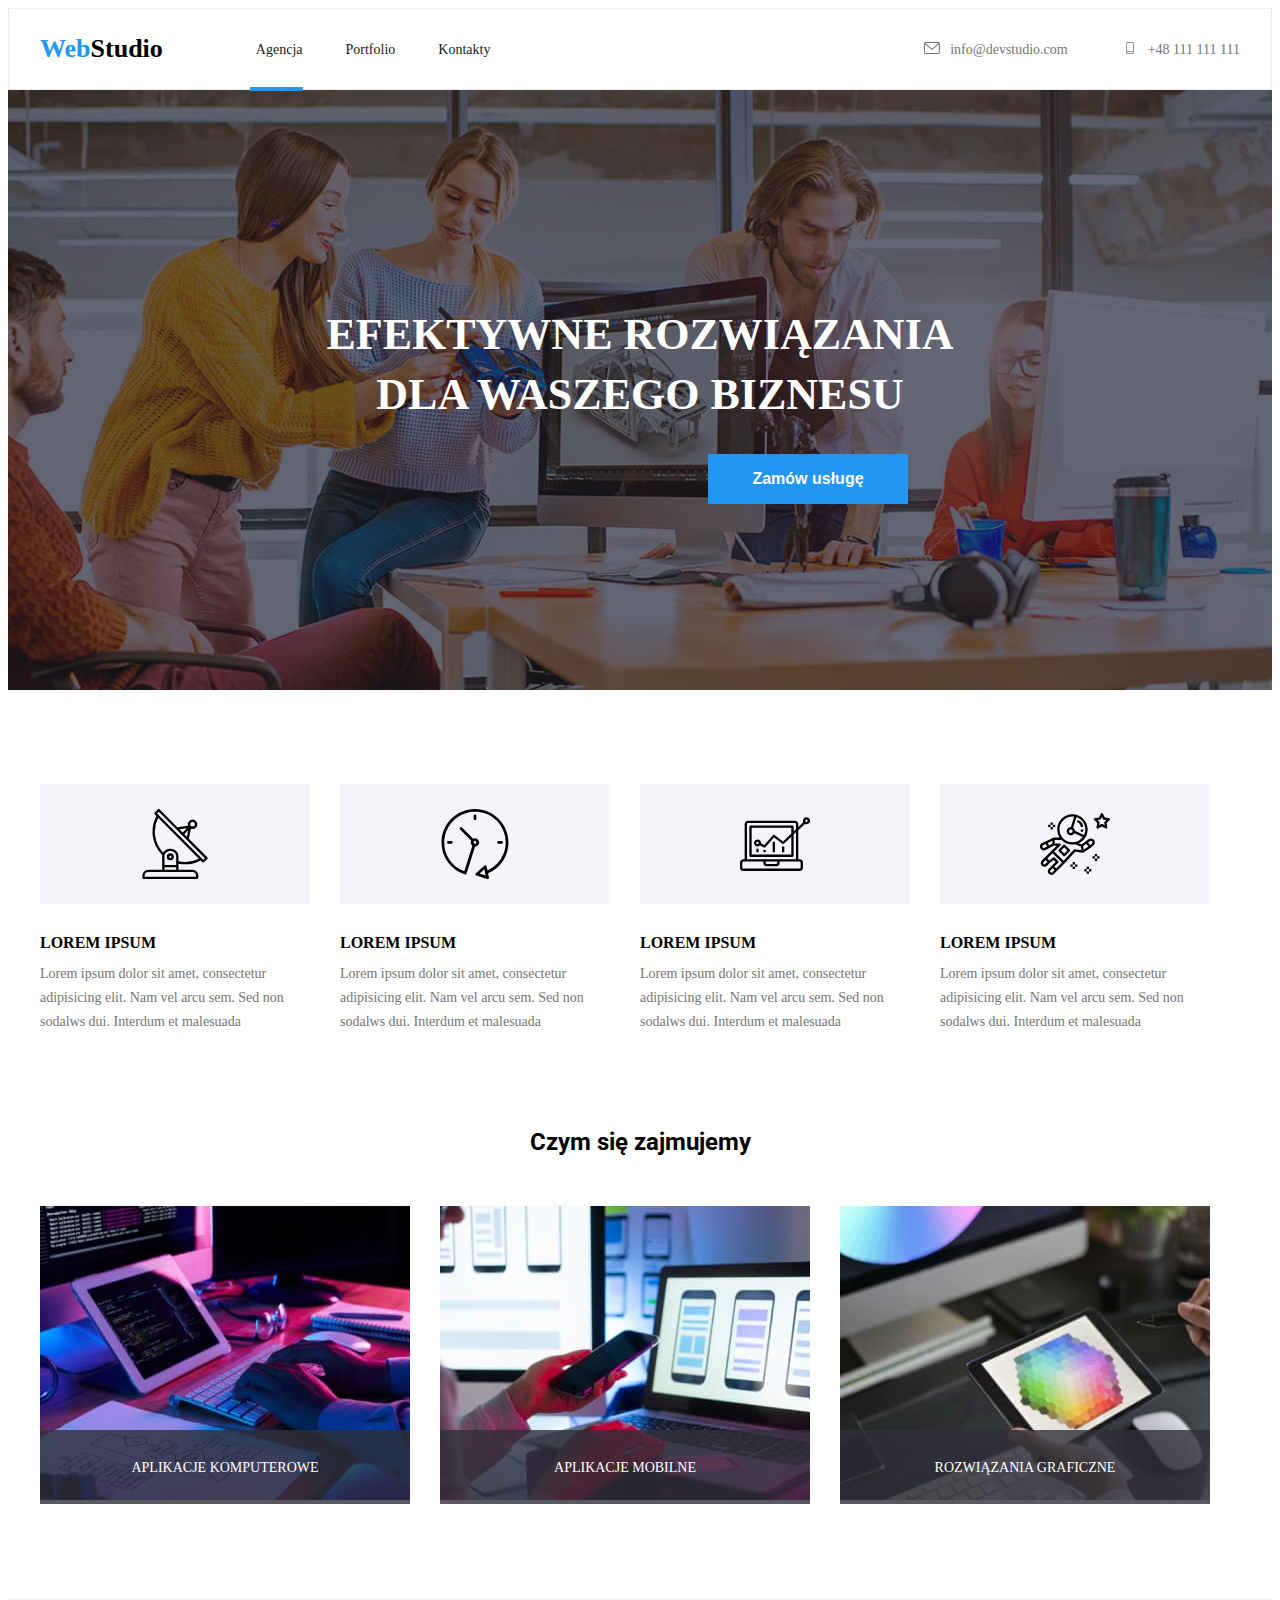
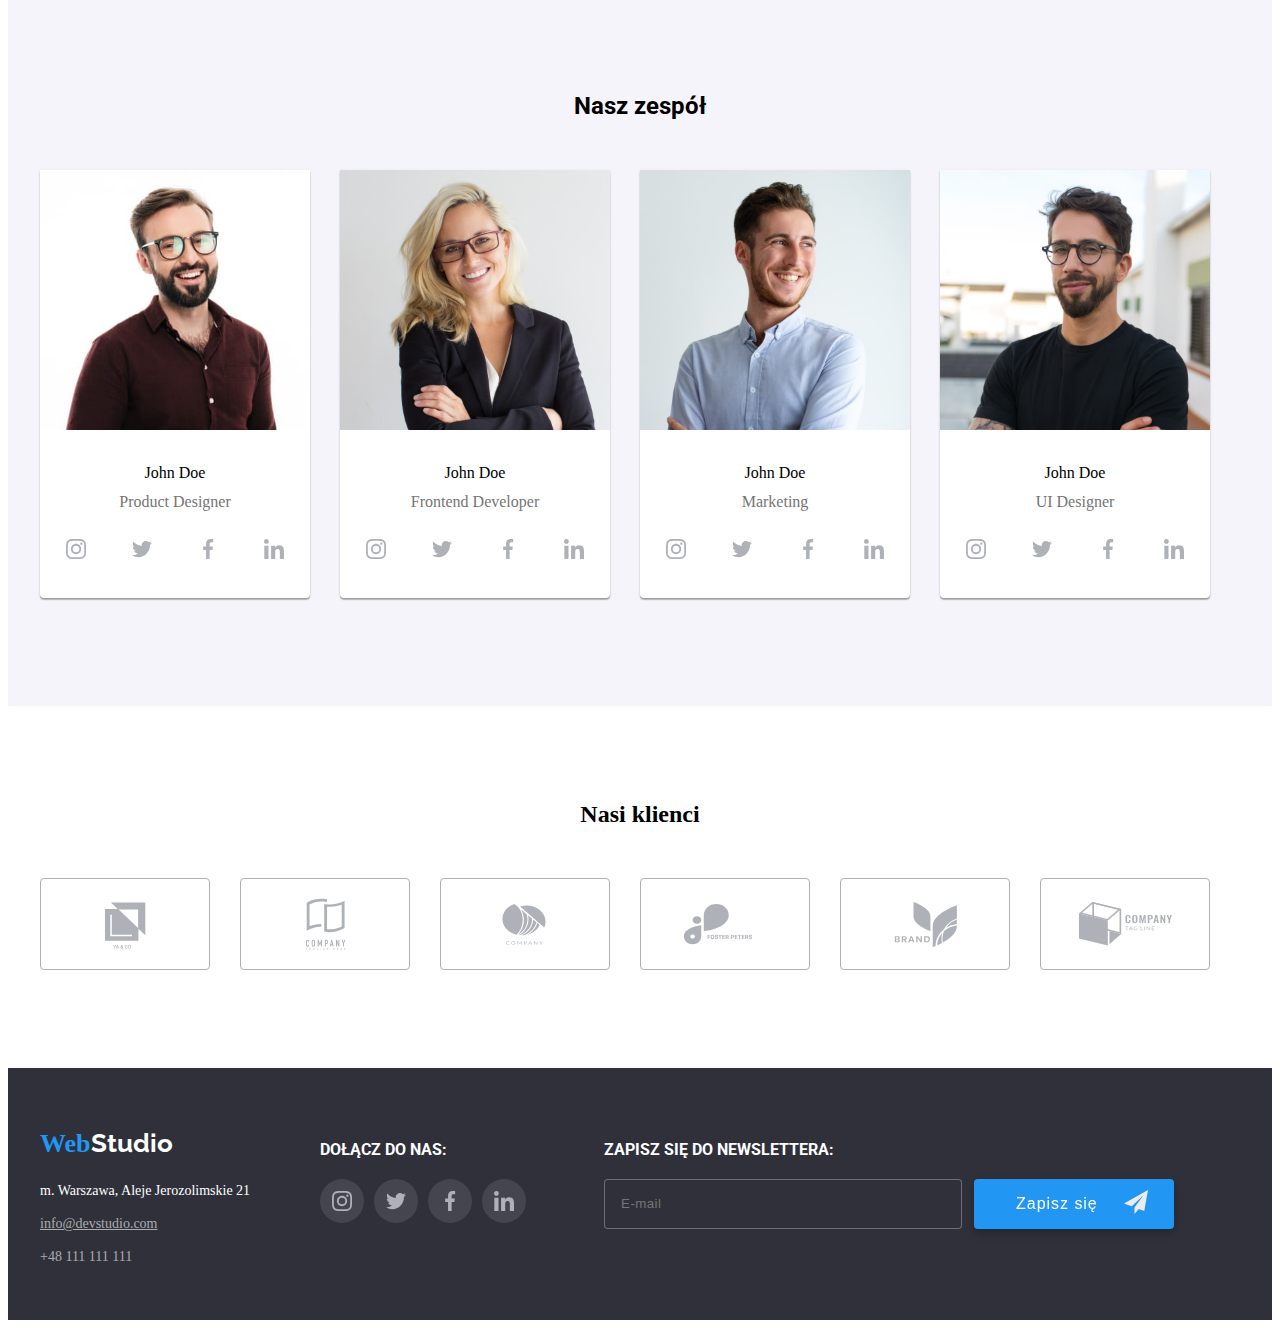
<file: index.html>
<!DOCTYPE html>
<html lang="pl">
  <head>
    <link rel="stylesheet" href="./css/main.min.css" />
    <title>Studio</title>
    <link rel="preconnect" href="https://fonts.googleapis.com" />
    <link rel="preconnect" href="https://fonts.gstatic.com" crossorigin />
    <link
      href="https://fonts.googleapis.com/css2?family=Raleway:wght@700&family=Roboto:wght@400;500;700;900&display=swap"
      rel="stylesheet"
    />

    <link
      rel="stylesheet"
      href="https://cdnjs.cloudflare.com/ajax/libs/modern-normalize/1.1.0/modern-normalize.min.css"
      integrity="sha512-wpPYUAdjBVSE4KJnH1VR1HeZfpl1ub8YT/NKx4PuQ5NmX2tKuGu6U/JRp5y+Y8XG2tV+wKQpNHVUX03MfMFn9Q=="
      crossorigin="anonymous"
      referrerpolicy="no-referrer"
    />
    <link href="./css/main.min.css" rel="stylesheet" />
  </head>

  <body>
    <header class="header">
      <div class="header__container container">
        <div class="header__logo">
          <a class="logo" href="./index.html"
            ><span class="logo__part-blue">Web</span>Studio</a
          >
        </div>

        <nav class="navigation">
          <ul class="navigation__list">
            <li>
              <a href="./index.html" class="navigation__item is-active"
                >Agencja</a
              >
            </li>
            <li>
              <a href="./portfolio.html" class="navigation__item">Portfolio</a>
            </li>
            <li><a href="#" class="navigation__item">Kontakty</a></li>
          </ul>
        </nav>

        <div>
          <a class="header__contact" href="mailto:info@devstudio.com">
            <svg class="header__contact__icon" width="16" height="12">
              <use href="./images/icons.svg#icon-envelope"></use></svg
            >info@devstudio.com</a
          >

          <a class="header__contact" href="tel:+48111111111"
            ><svg class="header__contact__icon" width="16" height="12">
              <use href="./images/icons.svg#icon-smartphone"></use></svg
            >+48 111 111 111</a
          >
        </div>
      </div>
    </header>

    <main>
      <section class="wrapper">
        <h1 class="wrapper__tittle">
          EFEKTYWNE ROZWIĄZANIA <br />
          DLA WASZEGO BIZNESU
        </h1>
        <button data-modal-open class="order" type="button">
          Zamów usługę
        </button>
      </section>

      <section class="strenghs">
        <div class="container">
          <ul class="list">
            <li class="strenghs__item">
              <figure class="strenghs__icon">
                <svg width="70" height="70">
                  <use href="./images/icons.svg#icon-antenna-1"></use>
                </svg>
              </figure>
              <figcaption>
                <h4 class="strenghs__tittle">LOREM IPSUM</h4>
                <p class="strenghs__description">
                  Lorem ipsum dolor sit amet, consectetur adipisicing elit. Nam
                  vel arcu sem. Sed non sodalws dui. Interdum et malesuada
                </p>
              </figcaption>
            </li>

            <li class="strenghs__item">
              <figure class="strenghs__icon">
                <svg width="70" height="70">
                  <use href="./images/icons.svg#icon-clock-1"></use>
                </svg>
              </figure>
              <figcaption>
                <h4 class="strenghs__tittle">LOREM IPSUM</h4>
                <p class="strenghs__description">
                  Lorem ipsum dolor sit amet, consectetur adipisicing elit. Nam
                  vel arcu sem. Sed non sodalws dui. Interdum et malesuada
                </p>
              </figcaption>
            </li>

            <li class="strenghs__item">
              <figure class="strenghs__icon">
                <svg width="70" height="70">
                  <use href="./images/icons.svg#icon-diagram-1"></use>
                </svg>
              </figure>
              <figcaption>
                <h4 class="strenghs__tittle">LOREM IPSUM</h4>
                <p class="strenghs__description">
                  Lorem ipsum dolor sit amet, consectetur adipisicing elit. Nam
                  vel arcu sem. Sed non sodalws dui. Interdum et malesuada
                </p>
              </figcaption>
            </li>

            <li class="strenghs__item">
              <figure class="strenghs__icon">
                <svg class="lorem-icon" width="70" height="70">
                  <use href="./images/icons.svg#icon-astronaut-1"></use>
                </svg>
              </figure>
              <figcaption>
                <h4 class="strenghs__tittle">LOREM IPSUM</h4>
                <p class="strenghs__description">
                  Lorem ipsum dolor sit amet, consectetur adipisicing elit. Nam
                  vel arcu sem. Sed non sodalws dui. Interdum et malesuada
                </p>
              </figcaption>
            </li>
          </ul>
        </div>
      </section>

      <section class="overview">
        <div class="container">
          <h2 class="overview__tittle">Czym się zajmujemy</h2>
          <ul class="list">
            <li class="overview__item">
              <img
                src="images/whatwedo/keyboard.jpg"
                alt="Ręce na klawiaturze"
                width="370"
                height="294"
              />
              <div class="overview__label">Aplikacje komputerowe</div>
            </li>
            <li class="overview__item">
              <img
                src="images/whatwedo/laptop.jpg"
                alt="Otwarty laptop"
                width="370"
                height="294"
              />
              <div class="overview__label">Aplikacje mobilne</div>
            </li>
            <li class="overview__item">
              <img
                src="images/whatwedo/tablet.jpg"
                alt="Tablet"
                width="370"
                height="294"
              />
              <div class="overview__label">Rozwiązania graficzne</div>
            </li>
          </ul>
        </div>
      </section>

      <section class="team">
        <div class="container">
          <h2 class="team__tittle">Nasz zespół</h2>
          <ul class="list">
            <li class="team__item">
              <figure class="team__img">
                <img
                  src="images/team/product-designer.jpg"
                  alt="Zdjęcie pracownika"
                  width="270"
                  height="260"
                />

                <figcaption class="team__details">
                  <p class="team__member">John Doe</p>
                  <p class="team__position">Product Designer</p>
                  <div class="sm">
                    <ul class="sm__list">
                      <li>
                        <a href="" class="sm__item">
                          <svg class="sm__icon" width="20" height="20">
                            <use
                              href="./images/icons.svg#icon-instagram-2"
                            ></use>
                          </svg>
                        </a>
                      </li>
                      <li>
                        <a href="" class="sm__item">
                          <svg class="sm__icon" width="20" height="20">
                            <use href="./images/icons.svg#icon-twitter-1"></use>
                          </svg>
                        </a>
                      </li>
                      <li>
                        <a href="" class="sm__item">
                          <svg class="sm__icon" width="20" height="20">
                            <use
                              href="./images/icons.svg#icon-facebook-1"
                            ></use>
                          </svg>
                        </a>
                      </li>
                      <li>
                        <a href="" class="sm__item">
                          <svg class="sm__icon" width="20" height="20">
                            <use
                              href="./images/icons.svg#icon-linkedin-1"
                            ></use>
                          </svg>
                        </a>
                      </li>
                    </ul>
                  </div>
                </figcaption>
              </figure>
            </li>

            <li class="team__item">
              <figure class="team__img">
                <img
                  src="images/team/frontend-developer.jpg"
                  alt="Zdjęcie pracownika"
                  width="270"
                  height="260"
                />
                <figcaption class="team__details">
                  <p class="team__member">John Doe</p>
                  <p class="team__position">Frontend Developer</p>
                  <div class="sm">
                    <ul class="sm__list">
                      <li>
                        <a href="" class="sm__item">
                          <svg class="sm__icon" width="20" height="20">
                            <use
                              href="./images/icons.svg#icon-instagram-2"
                            ></use>
                          </svg>
                        </a>
                      </li>
                      <li>
                        <a href="" class="sm__item">
                          <svg class="sm__icon" width="20" height="20">
                            <use href="./images/icons.svg#icon-twitter-1"></use>
                          </svg>
                        </a>
                      </li>
                      <li>
                        <a href="" class="sm__item">
                          <svg class="sm__icon" width="20" height="20">
                            <use
                              href="./images/icons.svg#icon-facebook-1"
                            ></use>
                          </svg>
                        </a>
                      </li>
                      <li>
                        <a href="" class="sm__item">
                          <svg class="sm__icon" width="20" height="20">
                            <use
                              href="./images/icons.svg#icon-linkedin-1"
                            ></use>
                          </svg>
                        </a>
                      </li>
                    </ul>
                  </div>
                </figcaption>
              </figure>
            </li>

            <li class="team__item">
              <figure class="team__img">
                <img
                  src="images/team/marketing.jpg"
                  alt="Zdjęcie pracownika"
                  width="270"
                  height="260"
                />
                <figcaption class="team__details">
                  <p class="team__member">John Doe</p>
                  <p class="team__position">Marketing</p>
                  <div class="sm">
                    <ul class="sm__list">
                      <li>
                        <a href="" class="sm__item">
                          <svg class="sm__icon" width="20" height="20">
                            <use
                              href="./images/icons.svg#icon-instagram-2"
                            ></use>
                          </svg>
                        </a>
                      </li>
                      <li>
                        <a href="" class="sm__item">
                          <svg class="sm__icon" width="20" height="20">
                            <use href="./images/icons.svg#icon-twitter-1"></use>
                          </svg>
                        </a>
                      </li>
                      <li>
                        <a href="" class="sm__item">
                          <svg class="sm__icon" width="20" height="20">
                            <use
                              href="./images/icons.svg#icon-facebook-1"
                            ></use>
                          </svg>
                        </a>
                      </li>
                      <li>
                        <a href="" class="sm__item">
                          <svg class="sm__icon" width="20" height="20">
                            <use
                              href="./images/icons.svg#icon-linkedin-1"
                            ></use>
                          </svg>
                        </a>
                      </li>
                    </ul>
                  </div>
                </figcaption>
              </figure>
            </li>
            <li class="team__item">
              <figure class="team__img">
                <img
                  src="images/team/ui-designer.jpg"
                  alt="Zdjęcie pracownika"
                  width="270"
                  height="260"
                />
                <figcaption class="team__details">
                  <p class="team__member">John Doe</p>
                  <p class="team__position">UI Designer</p>
                  <div class="sm">
                    <ul class="sm__list">
                      <li>
                        <a href="" class="sm__item">
                          <svg class="sm__icon" width="20" height="20">
                            <use
                              href="./images/icons.svg#icon-instagram-2"
                            ></use>
                          </svg>
                        </a>
                      </li>
                      <li>
                        <a href="" class="sm__item">
                          <svg class="sm__icon" width="20" height="20">
                            <use href="./images/icons.svg#icon-twitter-1"></use>
                          </svg>
                        </a>
                      </li>
                      <li>
                        <a href="" class="sm__item">
                          <svg class="sm__icon" width="20" height="20">
                            <use
                              href="./images/icons.svg#icon-facebook-1"
                            ></use>
                          </svg>
                        </a>
                      </li>
                      <li>
                        <a href="" class="sm__item">
                          <svg class="sm__icon" width="20" height="20">
                            <use
                              href="./images/icons.svg#icon-linkedin-1"
                            ></use>
                          </svg>
                        </a>
                      </li>
                    </ul>
                  </div>
                </figcaption>
              </figure>
            </li>
          </ul>
        </div>
      </section>
      <section class="clients">
        <div class="container">
          <h2 class="clients__tittle">Nasi klienci</h2>
          <ul class="list">
            <li class="clients__item">
              <svg class="clients__icon">
                <use
                  href="./images/icons.svg#icon-Logo-5"
                  width="106"
                  height="60.04"
                ></use>
              </svg>
            </li>

            <li class="clients__item">
              <svg class="clients__icon">
                <use
                  href="./images/icons.svg#icon-Logo-4"
                  width="106"
                  height="60.04"
                ></use>
              </svg>
            </li>

            <li class="clients__item">
              <svg class="clients__icon">
                <use
                  href="./images/icons.svg#icon-Logo-3"
                  width="106"
                  height="60.04"
                ></use>
              </svg>
            </li>
            <li class="clients__item">
              <svg class="clients__icon">
                <use
                  href="./images/icons.svg#icon-Logo-2"
                  width="106"
                  height="60.04"
                ></use>
              </svg>
            </li>

            <li class="clients__item">
              <svg class="clients__icon">
                <use
                  href="./images/icons.svg#icon-Logo-1"
                  width="106"
                  height="60.04"
                ></use>
              </svg>
            </li>

            <li class="clients__item">
              <svg class="clients__icon">
                <use
                  href="./images/icons.svg#icon-Logo-7"
                  width="106"
                  height="60.04"
                ></use>
              </svg>
            </li>
          </ul>
        </div>
      </section>
    </main>

    <footer class="footer">
      <div class="container">
        <ul class="footer__list">
          <li>
            <div class="footer__logo">
              <span class="logo__part-blue">Web</span
              ><span class="logo__part-white">Studio</span>
            </div>
            <address class="footer__address">
              m. Warszawa, Aleje Jerozolimskie 21
            </address>
            <p class="footer__contact">
              <a href="mailto:info@devstudio.com" class="footer__mail"
                >info@devstudio.com</a
              >
            </p>
            <p class="footer__contact">
              <a href="tel:+48111111111" class="footer__phone"
                >+48 111 111 111</a
              >
            </p>
          </li>
          <li class="join">
            DOŁĄCZ DO NAS:
            <ul class="footer__sm">
              <li>
                <a href="" class="footer__item">
                  <svg class="sm__icon" width="20" height="20">
                    <use href="./images/icons.svg#icon-instagram-2"></use>
                  </svg>
                </a>
              </li>
              <li>
                <a href="" class="footer__item">
                  <svg class="sm__icon" width="20" height="20">
                    <use href="./images/icons.svg#icon-twitter-1"></use>
                  </svg>
                </a>
              </li>
              <li>
                <a href="" class="footer__item">
                  <svg class="sm__icon" width="20" height="20">
                    <use href="./images/icons.svg#icon-facebook-1"></use>
                  </svg>
                </a>
              </li>
              <li>
                <a href="" class="footer__item">
                  <svg class="sm__icon" width="20" height="20">
                    <use href="./images/icons.svg#icon-linkedin-1"></use>
                  </svg>
                </a>
              </li>
            </ul>
          </li>
          <li class="newsletter">
            ZAPISZ SIĘ DO NEWSLETTERA:
            <form
              name="signup_form"
              autocomplete="on"
              novalidate
              class="newsletter__form"
            >
              <input
                type="email"
                name="email"
                placeholder="E-mail"
                class="newsletter__email"
              />
              <button type="submit" class="newsletter__btn">
                <span class="newsletter__sign">Zapisz się</span>
                <svg class="newsletter__icon" width="24" height="24">
                  <use href="./images/icons.svg#icon-icon-send"></use>
                </svg>
              </button>
            </form>
          </li>
        </ul>
      </div>
    </footer>
    <div class="modal is-hidden" data-modal>
      <div class="window">
        <button type="button" class="modal__button" data-modal-close>x</button>
        <form name="contact_form">
          <legend class="modal__legend">
            Zostaw swoje dane w formularzu poniżej
          </legend>
          <label class="modal__label">
            <span class="modal__data">Imię</span>
            <svg class="modal__icon" width="18" height="18">
              <use href="./images/icons.svg#icon-person-black"></use>
            </svg>
            <input class="modal__input" type="text" name="user-name" />
          </label>
          <label class="modal__label">
            <span class="modal__data">Telefon</span>
            <svg class="modal__icon" width="18" height="18">
              <use href="./images/icons.svg#icon-phone-black"></use>
            </svg>
            <input class="modal__input" type="tel" name="tel" placeholder="" />
          </label>
          <label class="modal__label">
            <span class="modal__data">Email</span>
            <svg class="modal__icon" width="18" height="18">
              <use href="./images/icons.svg#icon-email-black"></use>
            </svg>
            <input
              class="modal__input"
              type="email"
              name="email"
              placeholder=""
              autocomplite="off"
            />
          </label>
          <label class="modal__label"
            ><span class="modal__data">Komentarz</span>
            <textarea
              class="modal__textera"
              name="feedback"
              placeholder="Wprowadź tekst"
            ></textarea>
          </label>
          <div class="terms">
            <input
              id="terms-input"
              type="checkbox"
              name="checkbox"
              value="true"
              required
              class="terms__checkbox"
            />

            <label for="terms-input" class="terms__symbol">
              <p class="terms__text">
                Oświadczam iż akceptuję
                <a href="" class="terms__regulations"> Regulamin </a> i
                <a href="" class="terms__regulations">Politykę Prywatności.</a>
              </p>
            </label>
          </div>
          <button type="submit" class="modal__submit">Wyślij</button>
        </form>
      </div>
    </div>

    <script src="./js/modal.js"></script>
  </body>
</html>
</file>
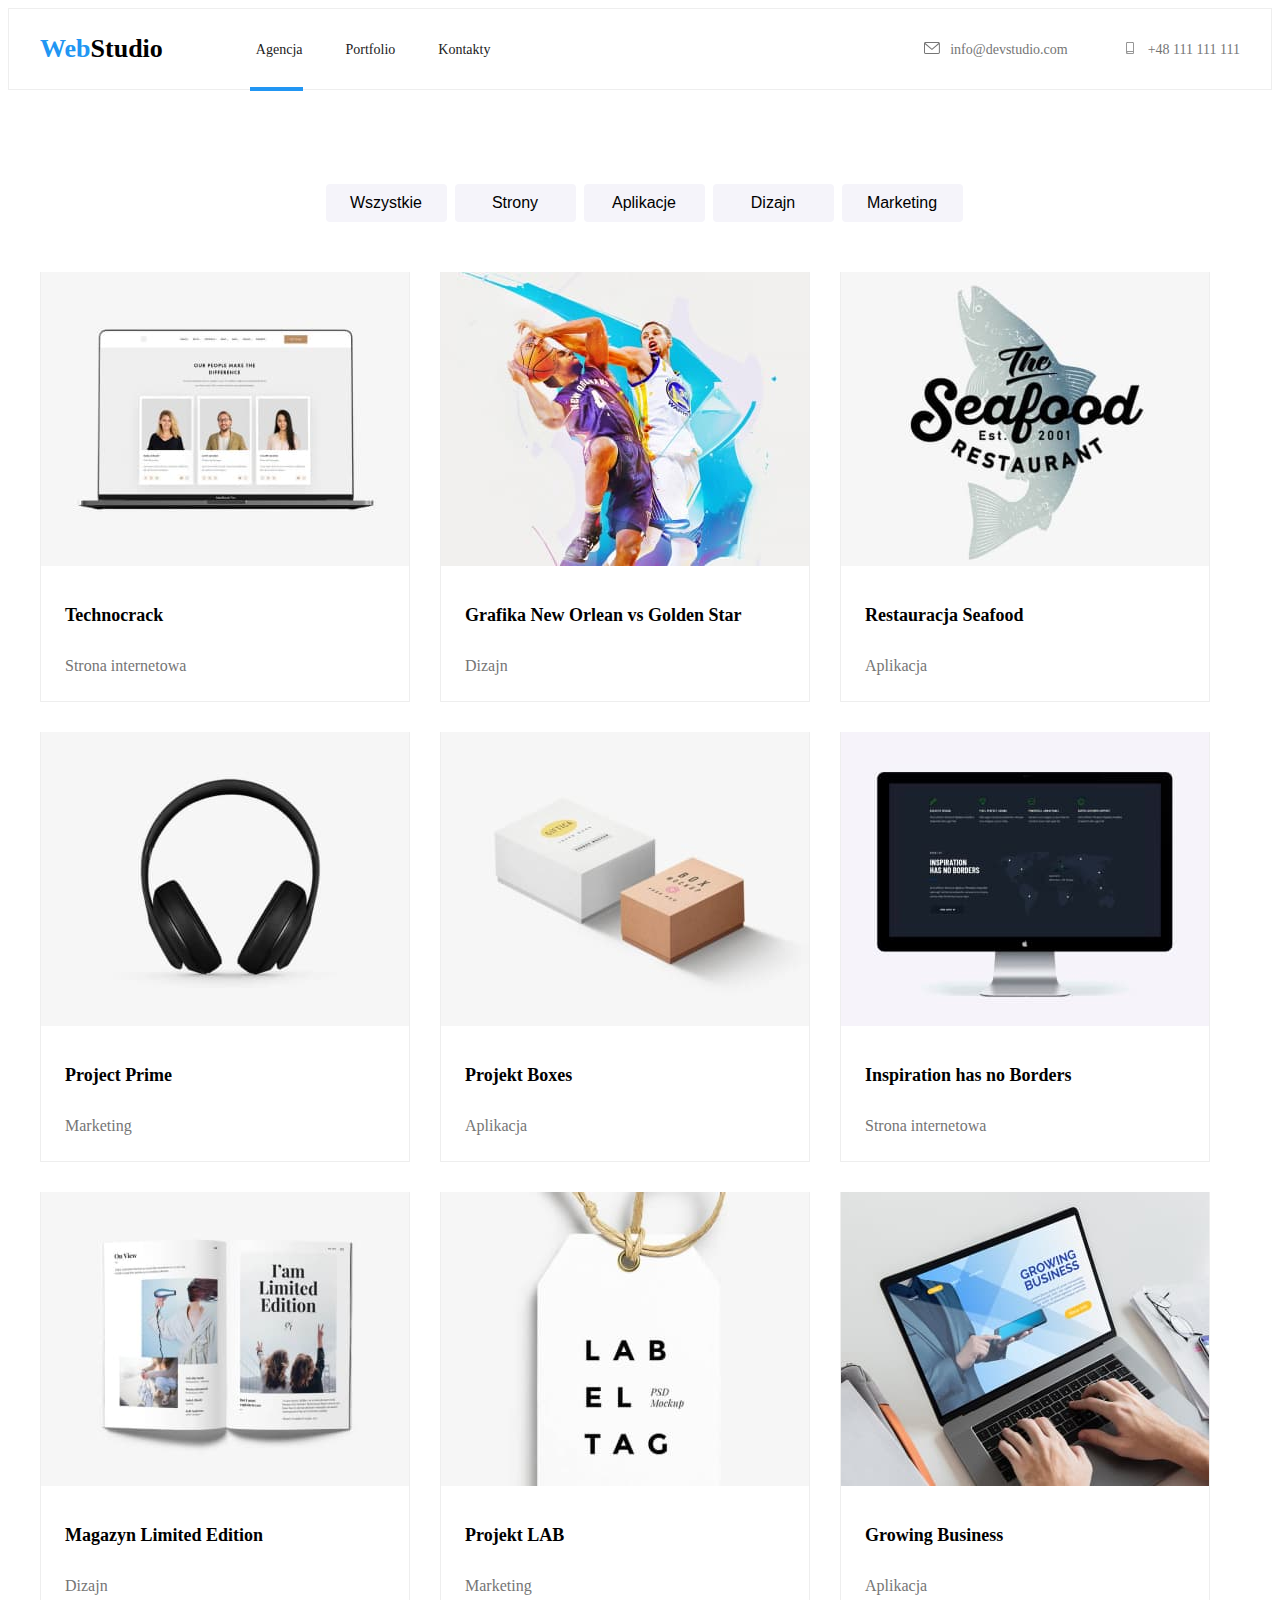
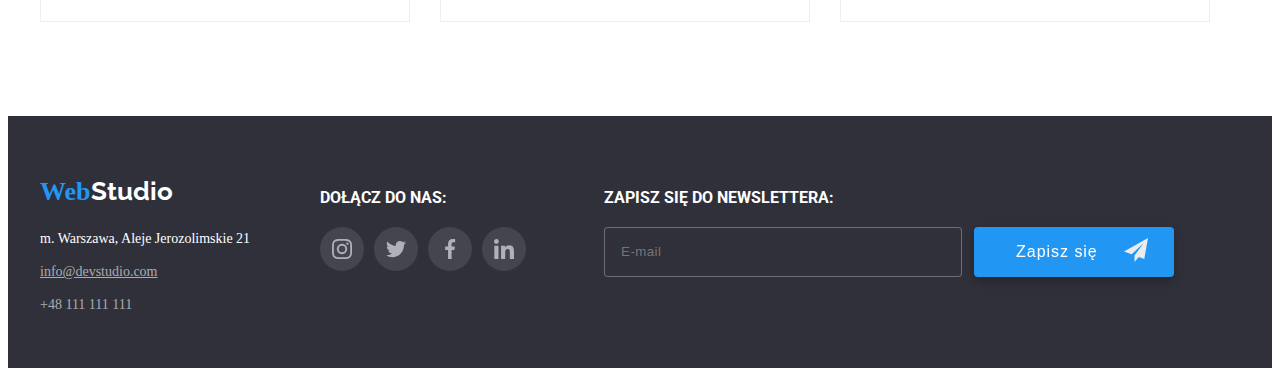
<file: portfolio.html>
<!DOCTYPE html>
<html lang="pl">
  <head>
    <link rel="stylesheet" href="./css/main.min.css" />
    <title>Portfolio</title>
    <link rel="preconnect" href="https://fonts.googleapis.com" />
    <link rel="preconnect" href="https://fonts.gstatic.com" crossorigin />
    <link
      href="https://fonts.googleapis.com/css2?family=Raleway:wght@700&family=Roboto:wght@400;500;700;900&display=swap"
      rel="stylesheet"
    />
    <link
      rel="stylesheet"
      href="https://cdnjs.cloudflare.com/ajax/libs/modern-normalize/1.1.0/modern-normalize.min.css"
      integrity="sha512-wpPYUAdjBVSE4KJnH1VR1HeZfpl1ub8YT/NKx4PuQ5NmX2tKuGu6U/JRp5y+Y8XG2tV+wKQpNHVUX03MfMFn9Q=="
      crossorigin="anonymous"
      referrerpolicy="no-referrer"
    />
    <link href="./css/main.min.css" rel="stylesheet" />
  </head>

  <body>
    <header class="header">
      <div class="header__container container">
        <div class="header__logo">
          <a class="logo" href="./index.html"
            ><span class="logo__part-blue">Web</span>Studio</a
          >
        </div>

        <nav class="navigation">
          <ul class="navigation__list">
            <li>
              <a href="./index.html" class="navigation__item is-active"
                >Agencja</a
              >
            </li>
            <li>
              <a href="./portfolio.html" class="navigation__item">Portfolio</a>
            </li>
            <li><a href="#" class="navigation__item">Kontakty</a></li>
          </ul>
        </nav>

        <div>
          <a class="header__contact" href="mailto:info@devstudio.com">
            <svg class="header__contact__icon" width="16" height="12">
              <use href="./images/icons.svg#icon-envelope"></use></svg
            >info@devstudio.com</a
          >

          <a class="header__contact" href="tel:+48111111111"
            ><svg class="header__contact__icon" width="16" height="12">
              <use href="./images/icons.svg#icon-smartphone"></use></svg
            >+48 111 111 111</a
          >
        </div>
      </div>
    </header>

    <section class="section">
      <div class="container">
        <div class="filter">
          <button type="button" class="filter__button">Wszystkie</button>
          <button type="button" class="filter__button">Strony</button>
          <button type="button" class="filter__button">Aplikacje</button>
          <button type="button" class="filter__button">Dizajn</button>
          <button type="button" class="filter__button">Marketing</button>
        </div>
      </div>

      <main>
        <div class="project">
          <ul class="project__list">
            <li class="project__item">
              <figure class="project__img">
                <div class="project__box">
                  <img
                    src="images/website/technocrack.jpg"
                    alt="website"
                    width="370"
                    height="294"
                  />
                  <span class="project__overlay"
                    >Technocrack jest popularną platformą wykorzystywaną do
                    rozpowszechniania koronawirusa. Firmy wykorzystują tę
                    platformę do celów szpiegowskich i ataków na
                    niezabezpieczone serwery konkurencji</span
                  >
                </div>
                <figcaption class="project__details">
                  <p class="project__name">Technocrack</p>
                  <p class="project__category">Strona internetowa</p>
                </figcaption>
              </figure>
            </li>

            <li class="project__item">
              <figure class="project__img">
                <div class="project__box">
                  <img
                    src="images/design/new-orlean-vs-golden-star.jpg"
                    alt="basketball players"
                    width="370"
                    height="294"
                  />
                  <span class="project__overlay"
                    >Technocrack jest popularną platformą wykorzystywaną do
                    rozpowszechniania koronawirusa. Firmy wykorzystują tę
                    platformę do celów szpiegowskich i ataków na
                    niezabezpieczone serwery konkurencji</span
                  >
                </div>
                <figcaption class="project__details">
                  <p class="project__name">Grafika New Orlean vs Golden Star</p>
                  <p class="project__category">Dizajn</p>
                </figcaption>
              </figure>
            </li>

            <li class="project__item">
              <figure class="project__img">
                <div class="project__box">
                  <img
                    src="images/apps/restaurant-seafood.jpg"
                    alt="Fish"
                    width="370"
                    height="294"
                  />
                  <span class="project__overlay"
                    >Technocrack jest popularną platformą wykorzystywaną do
                    rozpowszechniania koronawirusa. Firmy wykorzystują tę
                    platformę do celów szpiegowskich i ataków na
                    niezabezpieczone serwery konkurencji</span
                  >
                </div>
                <figcaption class="project__details">
                  <p class="project__name">Restauracja Seafood</p>
                  <p class="project__category">Aplikacja</p>
                </figcaption>
              </figure>
            </li>

            <li class="project__item">
              <figure class="project__img">
                <div class="project__box">
                  <img
                    src="images/marketing/project-prime.jpg"
                    alt="Headphones"
                    width="370"
                    height="294"
                  />
                  <span class="project__overlay"
                    >Technocrack jest popularną platformą wykorzystywaną do
                    rozpowszechniania koronawirusa. Firmy wykorzystują tę
                    platformę do celów szpiegowskich i ataków na
                    niezabezpieczone serwery konkurencji</span
                  >
                </div>
                <figcaption class="project__details">
                  <p class="project__name">Project Prime</p>
                  <p class="project__category">Marketing</p>
                </figcaption>
              </figure>
            </li>

            <li class="project__item">
              <figure class="project__img">
                <div class="project__box">
                  <img
                    src="images/apps/projekt-boxes.jpg"
                    alt="Cartoons"
                    width="370"
                    height="294"
                  />
                  <span class="project__overlay"
                    >Technocrack jest popularną platformą wykorzystywaną do
                    rozpowszechniania koronawirusa. Firmy wykorzystują tę
                    platformę do celów szpiegowskich i ataków na
                    niezabezpieczone serwery konkurencji</span
                  >
                </div>
                <figcaption class="project__details">
                  <p class="project__name">Projekt Boxes</p>
                  <p class="project__category">Aplikacja</p>
                </figcaption>
              </figure>
            </li>

            <li class="project__item">
              <figure class="project__img">
                <div class="project__box">
                  <img
                    src="images/website/inspiration-has-no-borders.jpg"
                    alt="Screen"
                    width="370"
                    height="294"
                  />
                  <span class="project__overlay"
                    >Technocrack jest popularną platformą wykorzystywaną do
                    rozpowszechniania koronawirusa. Firmy wykorzystują tę
                    platformę do celów szpiegowskich i ataków na
                    niezabezpieczone serwery konkurencji</span
                  >
                </div>
                <figcaption class="project__details">
                  <p class="project__name">Inspiration has no Borders</p>
                  <p class="project__category">Strona internetowa</p>
                </figcaption>
              </figure>
            </li>

            <li class="project__item">
              <figure class="project__img">
                <div class="project__box">
                  <img
                    src="images/design/magazine-limited-edition.jpg"
                    alt="Newspaper"
                    width="370"
                    height="294"
                  />
                  <span class="project__overlay"
                    >Technocrack jest popularną platformą wykorzystywaną do
                    rozpowszechniania koronawirusa. Firmy wykorzystują tę
                    platformę do celów szpiegowskich i ataków na
                    niezabezpieczone serwery konkurencji</span
                  >
                </div>
                <figcaption class="project__details">
                  <p class="project__name">Magazyn Limited Edition</p>
                  <p class="project__category">Dizajn</p>
                </figcaption>
              </figure>
            </li>

            <li class="project__item">
              <figure class="project__img">
                <div class="project__box">
                  <img
                    src="images/marketing/project-lab.jpg"
                    alt="Label"
                    width="370"
                    height="294"
                  />
                  <span class="project__overlay"
                    >Technocrack jest popularną platformą wykorzystywaną do
                    rozpowszechniania koronawirusa. Firmy wykorzystują tę
                    platformę do celów szpiegowskich i ataków na
                    niezabezpieczone serwery konkurencji</span
                  >
                </div>
                <figcaption class="project__details">
                  <p class="project__name">Projekt LAB</p>
                  <p class="project__category">Marketing</p>
                </figcaption>
              </figure>
            </li>

            <li class="project__item">
              <figure class="project__img">
                <div class="project__box">
                  <img
                    src="images/apps/growing-business.jpg"
                    alt="Laptop"
                    width="370"
                    height="294"
                  />
                  <span class="project__overlay"
                    >Technocrack jest popularną platformą wykorzystywaną do
                    rozpowszechniania koronawirusa. Firmy wykorzystują tę
                    platformę do celów szpiegowskich i ataków na
                    niezabezpieczone serwery konkurencji</span
                  >
                </div>
                <figcaption class="project__details">
                  <p class="project__name">Growing Business</p>
                  <p class="project__category">Aplikacja</p>
                </figcaption>
              </figure>
            </li>
          </ul>
        </div>
      </main>
    </section>

    <footer class="footer">
      <div class="container">
        <ul class="footer__list">
          <li>
            <div class="footer__logo">
              <span class="logo__part-blue">Web</span
              ><span class="logo__part-white">Studio</span>
            </div>
            <address class="footer__address">
              m. Warszawa, Aleje Jerozolimskie 21
            </address>
            <p class="footer__contact">
              <a href="mailto:info@devstudio.com" class="footer__mail"
                >info@devstudio.com</a
              >
            </p>
            <p class="footer__contact">
              <a href="tel:+48111111111" class="footer__phone"
                >+48 111 111 111</a
              >
            </p>
          </li>
          <li class="join">
            DOŁĄCZ DO NAS:
            <ul class="footer__sm">
              <li>
                <a href="" class="footer__item">
                  <svg class="sm__icon" width="20" height="20">
                    <use href="./images/icons.svg#icon-instagram-2"></use>
                  </svg>
                </a>
              </li>
              <li>
                <a href="" class="footer__item">
                  <svg class="sm__icon" width="20" height="20">
                    <use href="./images/icons.svg#icon-twitter-1"></use>
                  </svg>
                </a>
              </li>
              <li>
                <a href="" class="footer__item">
                  <svg class="sm__icon" width="20" height="20">
                    <use href="./images/icons.svg#icon-facebook-1"></use>
                  </svg>
                </a>
              </li>
              <li>
                <a href="" class="footer__item">
                  <svg class="sm__icon" width="20" height="20">
                    <use href="./images/icons.svg#icon-linkedin-1"></use>
                  </svg>
                </a>
              </li>
            </ul>
          </li>
          <li class="newsletter">
            ZAPISZ SIĘ DO NEWSLETTERA:
            <form
              name="signup_form"
              autocomplete="on"
              novalidate
              class="newsletter__form"
            >
              <input
                type="email"
                name="email"
                placeholder="E-mail"
                class="newsletter__email"
              />
              <button type="submit" class="newsletter__btn">
                <span class="newsletter__sign">Zapisz się</span>
                <svg class="newsletter__icon" width="24" height="24">
                  <use href="./images/icons.svg#icon-icon-send"></use>
                </svg>
              </button>
            </form>
          </li>
        </ul>
      </div>
    </footer>
  </body>
</html>
</file>
<file: css/main.min.css>
.is-active::after{content:"";background-color:#2196f3;width:53px;height:4px;position:absolute;top:45px;right:0}.is-active{position:relative}.is-hidden{pointer-events:none;visibility:hidden;opacity:0}.window{width:528px;height:581px;background-color:#fff;-webkit-box-shadow:0px 1px 3px rgba(0,0,0,.1215686275),0px 1px 1px rgba(0,0,0,.1411764706),0px 2px 1px rgba(0,0,0,.2);box-shadow:0px 1px 3px rgba(0,0,0,.1215686275),0px 1px 1px rgba(0,0,0,.1411764706),0px 2px 1px rgba(0,0,0,.2);border-radius:4px;position:relative}.contact-form{margin-left:40px}.join{margin-left:70px;margin-top:72px;font-family:"Roboto";font-weight:700}*{-webkit-box-sizing:border-box;box-sizing:border-box}.list{list-style-type:none;display:-webkit-box;display:-ms-flexbox;display:flex;margin:0;padding-left:0}.container{max-width:1200px;margin:0 auto}.section{padding-top:94px}.header{background-color:#fff;border:1px solid #eee}.header__container{height:80px;display:-webkit-box;display:-ms-flexbox;display:flex;-webkit-box-align:center;-ms-flex-align:center;align-items:center;-webkit-box-orient:horizontal;-webkit-box-direction:normal;-ms-flex-direction:row;flex-direction:row;-webkit-box-pack:justify;-ms-flex-pack:justify;justify-content:space-between;text-align:center}.header__logo>.logo{width:145px;height:31px;padding-right:50px}.header__contact{color:#757575;font-size:14px;line-height:16.41px;text-decoration:none;padding-top:32px;font-weight:500;padding-left:50px}.header__contact:hover,.header__contact:focus{color:#2196f3;-webkit-transition-duration:250ms;transition-duration:250ms;-webkit-transition-timing-function:cubic-bezier(0.4, 0, 0.2, 1);transition-timing-function:cubic-bezier(0.4, 0, 0.2, 1)}.header__contact:hover svg,.header__contact:focus svg{fill:#2196f3;-webkit-transition-duration:250ms;transition-duration:250ms;-webkit-transition-timing-function:cubic-bezier(0.4, 0, 0.2, 1);transition-timing-function:cubic-bezier(0.4, 0, 0.2, 1)}.header__contact__icon{margin-right:10px;fill:#757575}.navigation{display:-webkit-box;display:-ms-flexbox;display:flex;-webkit-box-flex:1;-ms-flex:1;flex:1}.navigation__list{list-style-type:none;display:-webkit-box;display:-ms-flexbox;display:flex;margin:0;padding-left:0}.navigation__item{font-size:14px;font-weight:500;text-decoration:none;line-height:1.17;color:#212121;-webkit-box-pack:justify;-ms-flex-pack:justify;justify-content:space-between;padding-left:43px}.navigation__item:hover{color:#2196f3;-webkit-transition-duration:250ms;transition-duration:250ms;-webkit-transition-timing-function:cubic-bezier(0.4, 0, 0.2, 1);transition-timing-function:cubic-bezier(0.4, 0, 0.2, 1)}.wrapper{font-weight:900px;line-height:1.36;text-align:center;color:#fff;display:-webkit-box;display:-ms-flexbox;display:flex;-webkit-box-orient:vertical;-webkit-box-direction:normal;-ms-flex-direction:column;flex-direction:column;-webkit-box-pack:center;-ms-flex-pack:center;justify-content:center;background-color:#2f303a;background-image:-webkit-gradient(linear, left top, left bottom, from(rgba(47, 48, 58, 0.4)), to(rgba(47, 48, 58, 0.4))),url("../images/Img.jpg");background-image:linear-gradient(rgba(47, 48, 58, 0.4), rgba(47, 48, 58, 0.4)),url("../images/Img.jpg");background-position:center;background-repeat:no-repeat;background-size:cover;max-width:1600px;height:600px;margin:auto}.wrapper__tittle{font-size:44px}.order{background-color:#2196f3;font-size:16px;font-weight:700;border:none;width:200px;height:50px;color:#fff;cursor:pointer;margin-left:700px;-webkit-transition-property:-webkit-transform;transition-property:-webkit-transform;transition-property:transform;transition-property:transform, -webkit-transform;-webkit-transition-duration:250ms;transition-duration:250ms;-webkit-transition-timing-function:cubic-bezier(0.4, 0, 0.2, 1);transition-timing-function:cubic-bezier(0.4, 0, 0.2, 1)}.order:hover,.order:focus{-webkit-transform:scale(1.5);transform:scale(1.5)}.strenghs{padding-top:94px}.strenghs__item{-webkit-box-sizing:border-box;box-sizing:border-box;margin-right:30px;width:270px;border-block:1px}.strenghs__icon{margin:0;background-color:#f5f4fa;height:120px;display:-webkit-box;display:-ms-flexbox;display:flex;-webkit-box-align:center;-ms-flex-align:center;align-items:center;-webkit-box-pack:center;-ms-flex-pack:center;justify-content:center}.strenghs__tittle{margin-top:30px;margin-bottom:10px}.strenghs__description{font-size:14px;line-height:1.71;color:#757575;margin-top:10px;margin-bottom:0}.overview{margin-top:94px;margin-bottom:94px}.overview__tittle{line-height:1.17;text-align:center;padding-bottom:0;margin-bottom:50px;margin-top:0;font-family:"Roboto";font-weight:700}.overview__item{margin-right:30px;position:relative;overflow:hidden}.overview__label{position:absolute;bottom:0;right:0;left:0;top:224px;font-size:14px;background-color:rgba(47,48,58,.8);color:#fff;text-transform:uppercase;font-weight:700px;text-align:center;line-height:75px}.team{background-color:#f5f4fa;height:708px}.team__tittle{line-height:1.17;text-align:center;padding-top:94px;padding-bottom:50px;margin-top:0;margin-bottom:0;font-family:"Roboto";font-weight:700}.team__item{margin-right:30px;background-color:#fff;width:270px;height:428px;border-block:1px;-webkit-box-shadow:0px 1px 3px rgba(0,0,0,.12),0px 1px 1px rgba(0,0,0,.14),0px 2px 1px rgba(0,0,0,.2);box-shadow:0px 1px 3px rgba(0,0,0,.12),0px 1px 1px rgba(0,0,0,.14),0px 2px 1px rgba(0,0,0,.2);border-radius:0px 0px 4px 4px}.team__img{margin:0;display:block}.team__details{padding-top:30px;margin-right:0}.team__member{font-size:16px;font-weight:500;line-height:1.17;text-align:center;margin-top:30px;margin:0}.team__position{font-size:16px;line-height:1.17;color:#757575;text-align:center;margin-top:10px}.clients{padding-top:94px}.clients__tittle{line-height:1.17;text-align:center;padding-bottom:0;margin-bottom:50px;margin-top:0}.clients__icon{fill:#afb1b8;border:1px solid #afb1b8;border-radius:4px;width:170px;height:92px;padding:16px 32px;cursor:pointer}.clients__icon:hover{fill:#2196f3;border:1px solid #2196f3;-webkit-transition-duration:250ms;transition-duration:250ms;-webkit-transition-timing-function:cubic-bezier(0.4, 0, 0.2, 1);transition-timing-function:cubic-bezier(0.4, 0, 0.2, 1)}.clients__icon:focus{fill:#2196f3;-webkit-transition-duration:250ms;transition-duration:250ms;-webkit-transition-timing-function:cubic-bezier(0.4, 0, 0.2, 1);transition-timing-function:cubic-bezier(0.4, 0, 0.2, 1)}.clients__item{margin-right:30px;position:relative;overflow:hidden}.footer{height:252px;background:#2f303a;color:#fff;margin-top:94px}.footer__list{display:-webkit-box;display:-ms-flexbox;display:flex;list-style-type:none;padding-left:0px}.footer__logo{padding-top:60px;padding-bottom:20px}.footer__address{font-style:normal;font-size:14px;line-height:1.71;padding-bottom:9px}.footer__contact{margin-top:0;margin-bottom:0;padding-bottom:9px}.footer__mail:hover{-webkit-transition-duration:250ms;transition-duration:250ms;-webkit-transition-timing-function:cubic-bezier(0.4, 0, 0.2, 1);transition-timing-function:cubic-bezier(0.4, 0, 0.2, 1)}.footer__phone{font-size:14px;line-height:1.71;text-decoration:none;color:rgba(255,255,255,.6);padding-bottom:60px;padding-right:30px}.footer__phone:hover,.footer__phone:focus{color:#fff;-webkit-transition-duration:250ms;transition-duration:250ms;-webkit-transition-timing-function:cubic-bezier(0.4, 0, 0.2, 1);transition-timing-function:cubic-bezier(0.4, 0, 0.2, 1)}.footer__mail{font-size:14px;line-height:1.71;color:rgba(255,255,255,.6);text-decoration:underline;width:231px;height:21px;padding-bottom:9px;padding-right:30px}.footer__mail:hover,.footer__mail:focus{color:#fff;-webkit-transition-duration:250ms;transition-duration:250ms;-webkit-transition-timing-function:cubic-bezier(0.4, 0, 0.2, 1);transition-timing-function:cubic-bezier(0.4, 0, 0.2, 1)}.footer__item{display:-webkit-box;display:-ms-flexbox;display:flex;background-color:rgba(255,255,255,.1);height:44px;width:44px;border-radius:50%;-webkit-box-pack:center;-ms-flex-pack:center;justify-content:center;-webkit-box-align:center;-ms-flex-align:center;align-items:center}.footer__item:hover,.footer__item:focus{background-color:#2196f3;-webkit-transition-duration:250ms;transition-duration:250ms;-webkit-transition-timing-function:cubic-bezier(0.4, 0, 0.2, 1);transition-timing-function:cubic-bezier(0.4, 0, 0.2, 1)}.footer__item:hover svg,.footer__item:focus svg{fill:#fff}.footer__sm{list-style-type:none;display:-webkit-box;display:-ms-flexbox;display:flex;gap:22px;padding-left:0;margin-top:20px;gap:10px;cursor:pointer}.newsletter{margin-top:72px;margin-left:78px;font-family:"Roboto";font-weight:700}.newsletter__form{margin-top:20px}.newsletter__btn{width:200px;height:50px;cursor:pointer;border-radius:4px;border:0px;-webkit-filter:drop-shadow(0px 4px 4px rgba(0, 0, 0, 0.25));filter:drop-shadow(0px 4px 4px rgba(0, 0, 0, 0.25));background-color:#2196f3;position:absolute;margin-left:12px;margin-bottom:30px}.newsletter__btn:hover,.newsletter__btn:focus{-webkit-box-shadow:0px 1px 1px rgba(0,0,0,.12),0px 4px 4px rgba(0,0,0,.06),1px 4px 6px rgba(0,0,0,.16);box-shadow:0px 1px 1px rgba(0,0,0,.12),0px 4px 4px rgba(0,0,0,.06),1px 4px 6px rgba(0,0,0,.16);-webkit-transition-duration:250ms;transition-duration:250ms;-webkit-transition-timing-function:cubic-bezier(0.4, 0, 0.2, 1);transition-timing-function:cubic-bezier(0.4, 0, 0.2, 1)}.newsletter__sign{letter-spacing:.06em;font-weight:700px;font-size:16px;color:#fff;display:-webkit-box;display:-ms-flexbox;display:flex;-webkit-box-align:center;-ms-flex-align:center;align-items:center;text-align:center;position:absolute;margin-left:42px;top:0;right:0;bottom:0;left:0}.newsletter__icon{fill:#ececee;position:relative;margin-left:24px;margin-bottom:0;right:0;left:50px}.newsletter__email{height:50px;width:358px;padding-left:16px;font-weight:400px;border-radius:4px;letter-spacing:.03em;color:rgba(255,255,255,.6);border:1px solid rgba(255,255,255,.3);background-color:#2f303a}.newsletter__email:hover,.newsletter__email:focus{-webkit-transition-duration:250ms;transition-duration:250ms;-webkit-transition-timing-function:cubic-bezier(0.4, 0, 0.2, 1);transition-timing-function:cubic-bezier(0.4, 0, 0.2, 1)}.newsletter__form{margin-top:20px}.modal__button{position:absolute;top:8px;right:8px;color:#000;width:30px;height:30px;border-radius:50%;background-color:#fff;border:1px solid rgba(0,0,0,.1);cursor:pointer}.modal__button:hover{-webkit-animation-name:closeWindow;animation-name:closeWindow;-webkit-animation-duration:2s;animation-duration:2s;-webkit-animation-iteration-count:infinite;animation-iteration-count:infinite}@-webkit-keyframes closeWindow{0%{background-color:#fff}100%{background-color:#2196f3}}@keyframes closeWindow{0%{background-color:#fff}100%{background-color:#2196f3}}.modal{position:absolute;top:0;left:0;background-color:rgba(0,0,0,.2);display:-webkit-box;display:-ms-flexbox;display:flex;-webkit-box-pack:center;-ms-flex-pack:center;justify-content:center;-webkit-box-align:center;-ms-flex-align:center;align-items:center;width:100%;height:100%;-webkit-transition-duration:250ms;transition-duration:250ms;-webkit-transition-timing-function:cubic-bezier(0.4, 0, 0.2, 1);transition-timing-function:cubic-bezier(0.4, 0, 0.2, 1)}.modal__legend{font-weight:700;font-size:20px;text-align:center;margin-top:40px;margin-left:40px;margin-right:40px;margin-bottom:12px}.modal__label{display:-webkit-box;display:-ms-flexbox;display:flex;-webkit-box-orient:vertical;-webkit-box-direction:normal;-ms-flex-direction:column;flex-direction:column;margin-bottom:10px;margin-left:40px;position:relative}.modal__label:hover svg,.modal__label:focus svg,.modal__label:active svg{border-color:#2196f3;fill:#2196f3;-webkit-transition-duration:250ms;transition-duration:250ms;-webkit-transition-timing-function:cubic-bezier(0.4, 0, 0.2, 1);transition-timing-function:cubic-bezier(0.4, 0, 0.2, 1)}.modal__data{color:#757575;font-weight:400;font-size:12px;line-height:14px;letter-spacing:.01em;margin-bottom:4px}.modal__icon{position:absolute;fill:#000;bottom:11px;left:15px;bottom:15px;-webkit-transition-property:fill;transition-property:fill;-webkit-transition-duration:250ms;transition-duration:250ms;-webkit-transition-timing-function:cubic-bezier(0.4, 0, 0.2, 1);transition-timing-function:cubic-bezier(0.4, 0, 0.2, 1)}.modal__input{width:448px;height:40px;border:1px solid rgba(33,33,33,.2);border-radius:4px;margin-bottom:4px;padding-left:42px;-webkit-transition-property:border-color;transition-property:border-color}.modal__input:focus,.modal__input:hover{border-color:#2196f3;-webkit-transition-duration:250ms;transition-duration:250ms;-webkit-transition-timing-function:cubic-bezier(0.4, 0, 0.2, 1);transition-timing-function:cubic-bezier(0.4, 0, 0.2, 1);outline:none}.modal__textera{width:448px;height:120px;resize:none;border:1px solid rgba(33,33,33,.2);font-weight:400;font-size:12px;line-height:14px;letter-spacing:.01em;color:rgba(117,117,117,.5);padding-top:12px;padding-left:16px;-webkit-transition-property:border-color;transition-property:border-color;-webkit-transition-duration:250ms;transition-duration:250ms;-webkit-transition-timing-function:cubic-bezier(0.4, 0, 0.2, 1);transition-timing-function:cubic-bezier(0.4, 0, 0.2, 1);display:block}.modal__textera:focus,.modal__textera:hover{border-color:#2196f3;outline:none}.modal__submit{color:#fff;border-radius:4px;font-weight:700;font-size:16px;line-height:30px;letter-spacing:.06em;width:200px;height:50px;cursor:pointer;border-radius:4px;border:none;-webkit-filter:drop-shadow(0px 4px 4px rgba(0, 0, 0, 0.25));filter:drop-shadow(0px 4px 4px rgba(0, 0, 0, 0.25));background-color:#2196f3;position:absolute;margin-left:164px;margin-bottom:40px}.modal__submit:hover,.modal__submit:focus{-webkit-transition-duration:250ms;transition-duration:250ms;-webkit-transition-timing-function:cubic-bezier(0.4, 0, 0.2, 1);transition-timing-function:cubic-bezier(0.4, 0, 0.2, 1);-webkit-box-shadow:0px 4px 4px rgba(0,0,0,.15);box-shadow:0px 4px 4px rgba(0,0,0,.15)}.terms{display:-webkit-box;display:-ms-flexbox;display:flex;-webkit-box-pack:center;-ms-flex-pack:center;justify-content:center}.terms__regulations{color:#2196f3;cursor:pointer}.terms__regulations:hover,.terms__regulations:focus,.terms__regulations:active,.terms__regulations:visited{color:#2196f3;-webkit-transition-duration:250ms;transition-duration:250ms;-webkit-transition-timing-function:cubic-bezier(0.4, 0, 0.2, 1);transition-timing-function:cubic-bezier(0.4, 0, 0.2, 1)}.terms__checkbox{-webkit-appearance:none;-moz-appearance:none;appearance:none}.terms__text{font-weight:400;font-size:14px;line-height:24px;letter-spacing:.03em;color:#757575;display:line;margin-left:24px}.terms__symbol{position:relative;cursor:pointer;margin-left:0}.terms__symbol::before{position:absolute;display:block;top:15px;content:"";width:16px;height:15px;background-image:url("data:image/svg+xml;charset=utf8,%3Csvg xmlns='http://www.w3.org/2000/svg' width='16' height='15' fill='none'%3E%3Cpath fill='%23212121' d='M14.222 1.667v11.666H1.778V1.667h12.444Zm0-1.667H1.778C.8 0 0 .75 0 1.667v11.666C0 14.25.8 15 1.778 15h12.444C15.2 15 16 14.25 16 13.333V1.667C16 .75 15.2 0 14.222 0Z'/%3E%3C/svg%3E")}.terms__checkbox:checked+.terms__symbol::before{background-image:url("data:image/svg+xml;charset=utf8,%3Csvg xmlns='http://www.w3.org/2000/svg' width='16' height='15' fill='none'%3E%3Crect width='16' height='15' fill='%232196F3' rx='2'/%3E%3Cpath fill='%23fff' stroke='%23fff' stroke-width='.2' d='m3.957 7.752-.069-.066-.069.065-.888.842-.076.072.076.073 3.496 3.334.069.066.069-.066 7.504-7.158.076-.073-.076-.072-.882-.841-.069-.066-.069.066-6.553 6.246-2.539-2.422Z'/%3E%3C/svg%3E");background-position:center;border:none}.filter{-webkit-box-pack:center;-ms-flex-pack:center;justify-content:center;display:-webkit-box;display:-ms-flexbox;display:flex;margin-bottom:50px}.filter__button{background-color:#f5f4fa;font-size:16px;font-weight:500;border:none;width:121px;height:38px;border-radius:4px;margin-left:8px;padding:0}.filter__button:hover,.filter__button:focus{background-color:#2196f3;color:#f5f4fa;cursor:pointer;-webkit-box-shadow:0px 4px 4px rgba(0,0,0,.25);box-shadow:0px 4px 4px rgba(0,0,0,.25);-webkit-transition-duration:250ms;transition-duration:250ms;-webkit-transition-timing-function:cubic-bezier(0.4, 0, 0.2, 1);transition-timing-function:cubic-bezier(0.4, 0, 0.2, 1)}.project{max-width:1200px;margin:0 auto}.project__name{font-size:18px;font-weight:700;line-height:2}.project__details{line-height:1.88;margin-top:20px;margin-bottom:20px;margin-left:24px;position:relative}.project__name{font-size:18px;font-weight:700;line-height:2}.project__category{color:#757575;font-size:16px;line-height:1.87;margin-top:4px}.project__list{display:-webkit-box;display:-ms-flexbox;display:flex;-ms-flex-wrap:wrap;flex-wrap:wrap;gap:30px;padding:0;list-style:none}.project__item{cursor:pointer}.project__item:hover,.project__item:focus{-webkit-box-shadow:0px 4px 4px rgba(0,0,0,.25);box-shadow:0px 4px 4px rgba(0,0,0,.25);-webkit-transition-duration:250ms;transition-duration:250ms;-webkit-transition-timing-function:cubic-bezier(0.4, 0, 0.2, 1);transition-timing-function:cubic-bezier(0.4, 0, 0.2, 1)}.project__item:hover .project__overlay{-webkit-transform:translatey(0);transform:translatey(0);-webkit-box-shadow:0px 1px 1px rgba(0,0,0,.12),0px 4px 4px rgba(0,0,0,.06),1px 4px 6px rgba(0,0,0,.16);box-shadow:0px 1px 1px rgba(0,0,0,.12),0px 4px 4px rgba(0,0,0,.06),1px 4px 6px rgba(0,0,0,.16);-webkit-transition-duration:250ms;transition-duration:250ms;-webkit-transition-timing-function:cubic-bezier(0.4, 0, 0.2, 1);transition-timing-function:cubic-bezier(0.4, 0, 0.2, 1)}.project__img{border-left:1px solid #eee;border-bottom:1px solid #eee;border-right:1px solid #eee;width:370px;text-align:left;line-height:2;margin-left:0;margin-right:0;margin-top:0;margin-bottom:0}.project__box{position:relative;overflow:hidden}.project__box:hover .project__overlay{-webkit-transform:translatey(0);transform:translatey(0);-webkit-box-shadow:0px 1px 1px rgba(0,0,0,.12),0px 4px 4px rgba(0,0,0,.06),1px 4px 6px rgba(0,0,0,.16);box-shadow:0px 1px 1px rgba(0,0,0,.12),0px 4px 4px rgba(0,0,0,.06),1px 4px 6px rgba(0,0,0,.16);-webkit-transition-duration:250ms;transition-duration:250ms;-webkit-transition-timing-function:cubic-bezier(0.4, 0, 0.2, 1);transition-timing-function:cubic-bezier(0.4, 0, 0.2, 1)}.project__overlay{position:absolute;bottom:0;right:0;width:100%;height:100%;background-color:rgba(33,150,243,.9);color:#fff;padding:49px 45px 49px 24px;-webkit-transform:translatey(100%);transform:translatey(100%)}.project__details:hover .project__overlay{-webkit-transform:translatey(0);transform:translatey(0);-webkit-box-shadow:0px 1px 1px rgba(0,0,0,.12),0px 4px 4px rgba(0,0,0,.06),1px 4px 6px rgba(0,0,0,.16);box-shadow:0px 1px 1px rgba(0,0,0,.12),0px 4px 4px rgba(0,0,0,.06),1px 4px 6px rgba(0,0,0,.16);-webkit-transition-duration:250ms;transition-duration:250ms;-webkit-transition-timing-function:cubic-bezier(0.4, 0, 0.2, 1);transition-timing-function:cubic-bezier(0.4, 0, 0.2, 1)}.logo{color:#000;font-weight:700;font-size:26px;text-decoration:none;line-height:1.17}.logo__part-blue{font-weight:700;font-size:26px;line-height:1.17;color:#2196f3;text-decoration:none}.logo__part-white{font-size:26px;text-decoration:none;line-height:1.17;color:#fff;font-family:"Raleway";font-weight:700}.sm{display:-webkit-box;display:-ms-flexbox;display:flex;-webkit-box-pack:center;-ms-flex-pack:center;justify-content:center;-ms-flex-line-pack:center;align-content:center}.sm__list{list-style-type:none;display:-webkit-box;display:-ms-flexbox;display:flex;gap:22px;padding-left:0}.sm__item{display:-webkit-box;display:-ms-flexbox;display:flex;-webkit-box-pack:center;-ms-flex-pack:center;justify-content:center;-webkit-box-align:center;-ms-flex-align:center;align-items:center;width:44px;height:44px;border-radius:50%;fill:#afb1b8}.sm__item:hover,.sm__item:focus{background-color:#2196f3;-webkit-transition-duration:250ms;transition-duration:250ms;-webkit-transition-timing-function:cubic-bezier(0.4, 0, 0.2, 1);transition-timing-function:cubic-bezier(0.4, 0, 0.2, 1)}.sm__item:hover svg,.sm__item:focus svg{fill:#fff;-webkit-transition-duration:250ms;transition-duration:250ms;-webkit-transition-timing-function:cubic-bezier(0.4, 0, 0.2, 1);transition-timing-function:cubic-bezier(0.4, 0, 0.2, 1)}.sm__icon{display:-webkit-box;display:-ms-flexbox;display:flex;width:20px;height:20px;fill:#afb1b8}.sm__icon:hover,.sm__icon:focus{fill:#2196f3;-webkit-transition-duration:250ms;transition-duration:250ms;-webkit-transition-timing-function:cubic-bezier(0.4, 0, 0.2, 1);transition-timing-function:cubic-bezier(0.4, 0, 0.2, 1)}/*# sourceMappingURL=main.min.css.map */
</file>
